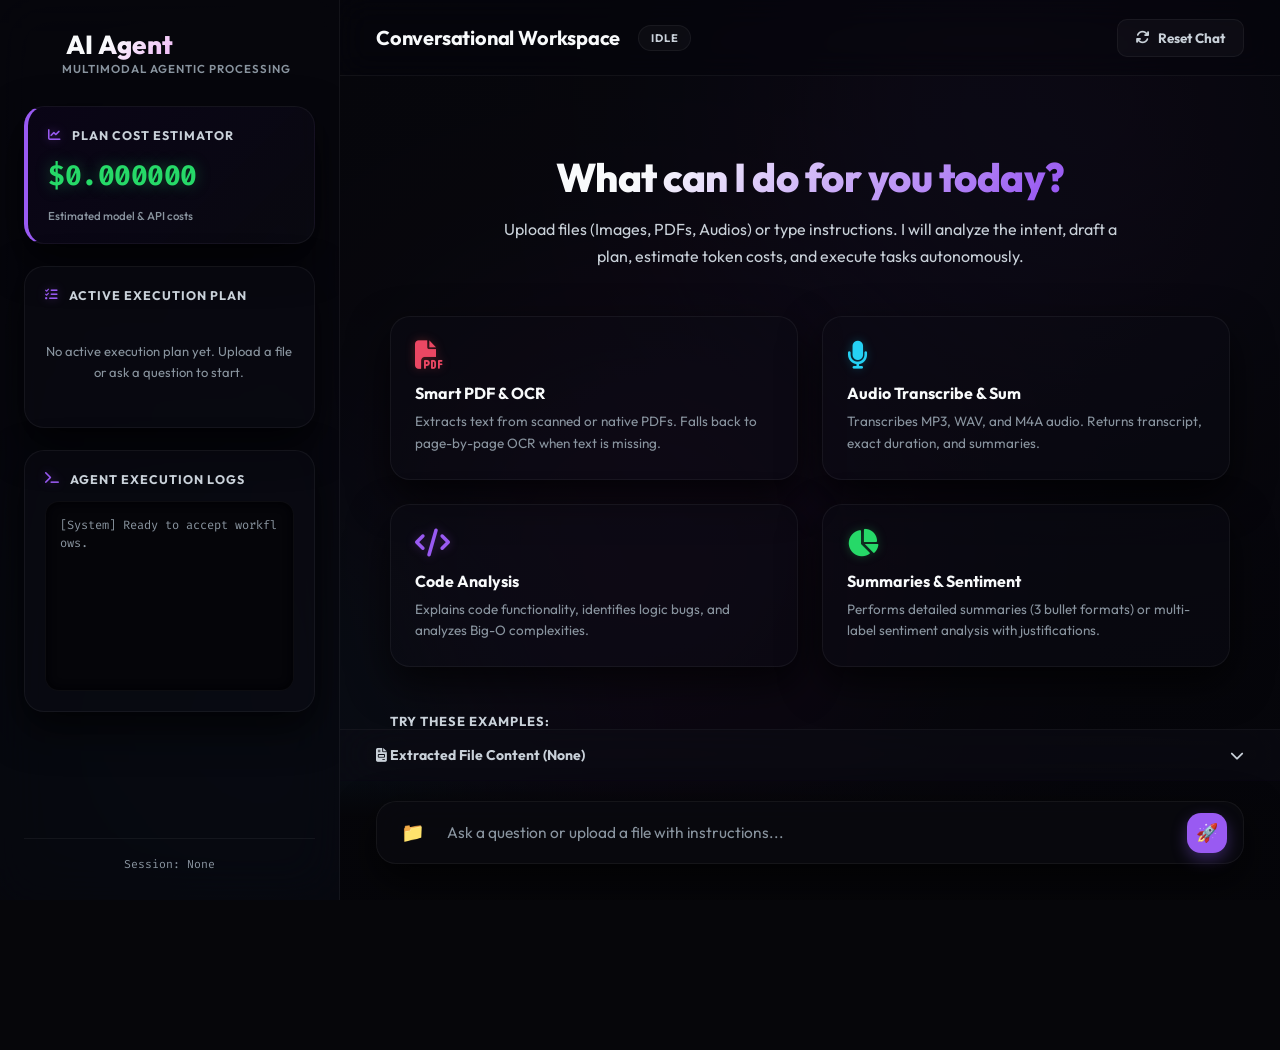
<file: frontend/index.html>
<!DOCTYPE html>
<html lang="en">
<head>
    <meta charset="UTF-8">
    <meta name="viewport" content="width=device-width, initial-scale=1.0">
    <title>Antigravity Multimodal Agent</title>
    <!-- Google Fonts: Outfit & Fira Code -->
    <link rel="preconnect" href="https://fonts.googleapis.com">
    <link rel="preconnect" href="https://fonts.gstatic.com" crossorigin>
    <link href="https://fonts.googleapis.com/css2?family=Fira+Code:wght@400;500&family=Outfit:wght@300;400;500;600;700&display=swap" rel="stylesheet">
    <!-- FontAwesome for Premium Icons -->
    <link rel="stylesheet" href="https://cdnjs.cloudflare.com/ajax/libs/font-awesome/6.4.0/css/all.min.css">
    <link rel="stylesheet" href="style.css">
</head>
<body>
    <!-- Background Ambient Glowing Orbs -->
    <div class="glowing-orb orb-1"></div>
    <div class="glowing-orb orb-2"></div>
    <div class="glowing-orb orb-3"></div>

    <div class="app-container">
        <!-- Sidebar Panel for Planning, Logs, and Cost Metrics -->
        <aside class="sidebar-panel">
            <div class="sidebar-header">
                <div class="logo">
                    <i class="fa-solid fa-wand-magic-sparkles glowing-icon"></i>
                    <span>AI Agent</span>
                </div>
                <div class="tagline">Multimodal Agentic Processing</div>
            </div>

            <!-- Cost Estimator Widget -->
            <div class="widget-card cost-widget">
                <div class="widget-title">
                    <i class="fa-solid fa-chart-line"></i>
                    <span>Plan Cost Estimator</span>
                </div>
                <div class="cost-value" id="cost-display">$0.000000</div>
                <div class="cost-subtext">Estimated model & API costs</div>
            </div>

            <!-- Plan Execution Tracker -->
            <div class="widget-card plan-widget">
                <div class="widget-title">
                    <i class="fa-solid fa-list-check"></i>
                    <span>Active Execution Plan</span>
                </div>
                <div class="plan-steps-container" id="plan-steps">
                    <div class="empty-state-text">No active execution plan yet. Upload a file or ask a question to start.</div>
                </div>
            </div>

            <!-- Real-time Agent Execution Terminal -->
            <div class="widget-card logs-widget">
                <div class="widget-title">
                    <i class="fa-solid fa-terminal"></i>
                    <span>Agent Execution Logs</span>
                </div>
                <div class="terminal-container" id="terminal-logs">
                    <div class="terminal-line system-msg">[System] Ready to accept workflows.</div>
                </div>
            </div>
            
            <div class="sidebar-footer">
                <span>Session: <span id="session-id-display">None</span></span>
            </div>
        </aside>

        <!-- Main Chat Workspace -->
        <main class="chat-workspace">
            <header class="workspace-header">
                <div class="session-info">
                    <h1 id="task-title">Conversational Workspace</h1>
                    <p class="status-badge" id="status-badge">Idle</p>
                </div>
                <div class="actions">
                    <button class="btn btn-secondary" id="new-session-btn" title="Start New Session">
                        <i class="fa-solid fa-arrows-rotate"></i> Reset Chat
                    </button>
                </div>
            </header>

            <!-- Chat Message Feed -->
            <section class="chat-feed" id="chat-feed">
                <!-- Landing Screen / Welcome View -->
                <div class="welcome-container" id="welcome-view">
                    <h2 class="animate-gradient-text">What can I do for you today?</h2>
                    <p class="welcome-desc">Upload files (Images, PDFs, Audios) or type instructions. I will analyze the intent, draft a plan, estimate token costs, and execute tasks autonomously.</p>
                    
                    <div class="features-grid">
                        <div class="feature-card">
                            <i class="fa-solid fa-file-pdf feature-icon pdf-color"></i>
                            <h3>Smart PDF & OCR</h3>
                            <p>Extracts text from scanned or native PDFs. Falls back to page-by-page OCR when text is missing.</p>
                        </div>
                        <div class="feature-card">
                            <i class="fa-solid fa-microphone feature-icon audio-color"></i>
                            <h3>Audio Transcribe & Sum</h3>
                            <p>Transcribes MP3, WAV, and M4A audio. Returns transcript, exact duration, and summaries.</p>
                        </div>
                        <div class="feature-card">
                            <i class="fa-solid fa-code feature-icon code-color"></i>
                            <h3>Code Analysis</h3>
                            <p>Explains code functionality, identifies logic bugs, and analyzes Big-O complexities.</p>
                        </div>
                        <div class="feature-card">
                            <i class="fa-solid fa-chart-pie feature-icon sentiment-color"></i>
                            <h3>Summaries & Sentiment</h3>
                            <p>Performs detailed summaries (3 bullet formats) or multi-label sentiment analysis with justifications.</p>
                        </div>
                    </div>

                    <div class="sample-prompts">
                        <h4>Try these examples:</h4>
                        <div class="prompts-list">
                            <button class="prompt-chip" data-prompt="Analyze the sentiment of this: 'I absolutely love this product, it has changed my workflow completely! Highly recommend!'">Sentiment Analysis</button>
                            <button class="prompt-chip" data-prompt="https://www.youtube.com/watch?v=dQw4w9WgXcQ">YouTube Transcript</button>
                            <button class="prompt-chip" data-prompt="Explain this Python function:
def fib(n):
    if n <= 1: return n
    return fib(n-1) + fib(n-2)">Explain Code</button>
                        </div>
                    </div>
                </div>
            </section>

            <!-- Extraction Details Section (Collapsible Accordion) -->
            <section class="extraction-panel collapsed" id="extraction-panel">
                <div class="extraction-header" id="extraction-header">
                    <span class="extraction-title"><i class="fa-solid fa-file-invoice"></i> Extracted File Content (<span id="extracted-file-name">None</span>)</span>
                    <i class="fa-solid fa-chevron-up toggle-icon"></i>
                </div>
                <div class="extraction-content">
                    <div class="extraction-meta">
                        <span class="meta-badge" id="extraction-method-badge">Method: N/A</span>
                        <span class="meta-badge" id="extraction-confidence-badge">Confidence: N/A</span>
                    </div>
                    <pre class="extracted-text-view" id="extracted-text-content">No content extracted yet.</pre>
                </div>
            </section>

            <!-- Text-Only Final Result Presentation Layer -->
            <section class="result-panel collapsed" id="result-panel">
                <div class="result-header">
                    <span><i class="fa-solid fa-square-poll-horizontal"></i> Final Task Output</span>
                    <button class="btn-copy" id="copy-result-btn" title="Copy Output"><i class="fa-regular fa-copy"></i> Copy</button>
                </div>
                <div class="result-content markdown-body" id="final-result-content">
                    Result will appear here.
                </div>
            </section>

            <!-- Chat Control Bar (Input Area) -->
            <footer class="chat-input-panel">
                <!-- Upload Preview Indicator -->
                <div class="upload-preview-container" id="upload-preview" style="display: none;">
                    <div class="upload-preview-card">
                        <i class="fa-solid fa-file" id="preview-file-icon"></i>
                        <div class="preview-details">
                            <span class="preview-name" id="preview-file-name">file.pdf</span>
                            <span class="preview-size" id="preview-file-size">0 KB</span>
                        </div>
                        <button class="preview-remove-btn" id="remove-file-btn"><i class="fa-solid fa-xmark"></i></button>
                    </div>
                </div>

                <form class="input-form" id="chat-form">
                    <button type="button" class="btn-icon" id="attach-btn" title="Upload Image, PDF, or Audio">
                        📁
                    </button>
                    <input type="file" id="file-input" style="display: none;" accept=".pdf,.png,.jpg,.jpeg,.mp3,.wav,.m4a">
                    
                    <textarea class="chat-input" id="chat-textarea" placeholder="Ask a question or upload a file with instructions..." rows="1"></textarea>
                    
                    <button type="submit" class="btn-submit" id="send-btn" title="Send Message">
                        🚀
                    </button>
                </form>
            </footer>
        </main>
    </div>

    <!-- Toast Notification System -->
    <div class="toast-container" id="toast-container"></div>
    
    <script src="app.js"></script>
</body>
</html>
</file>
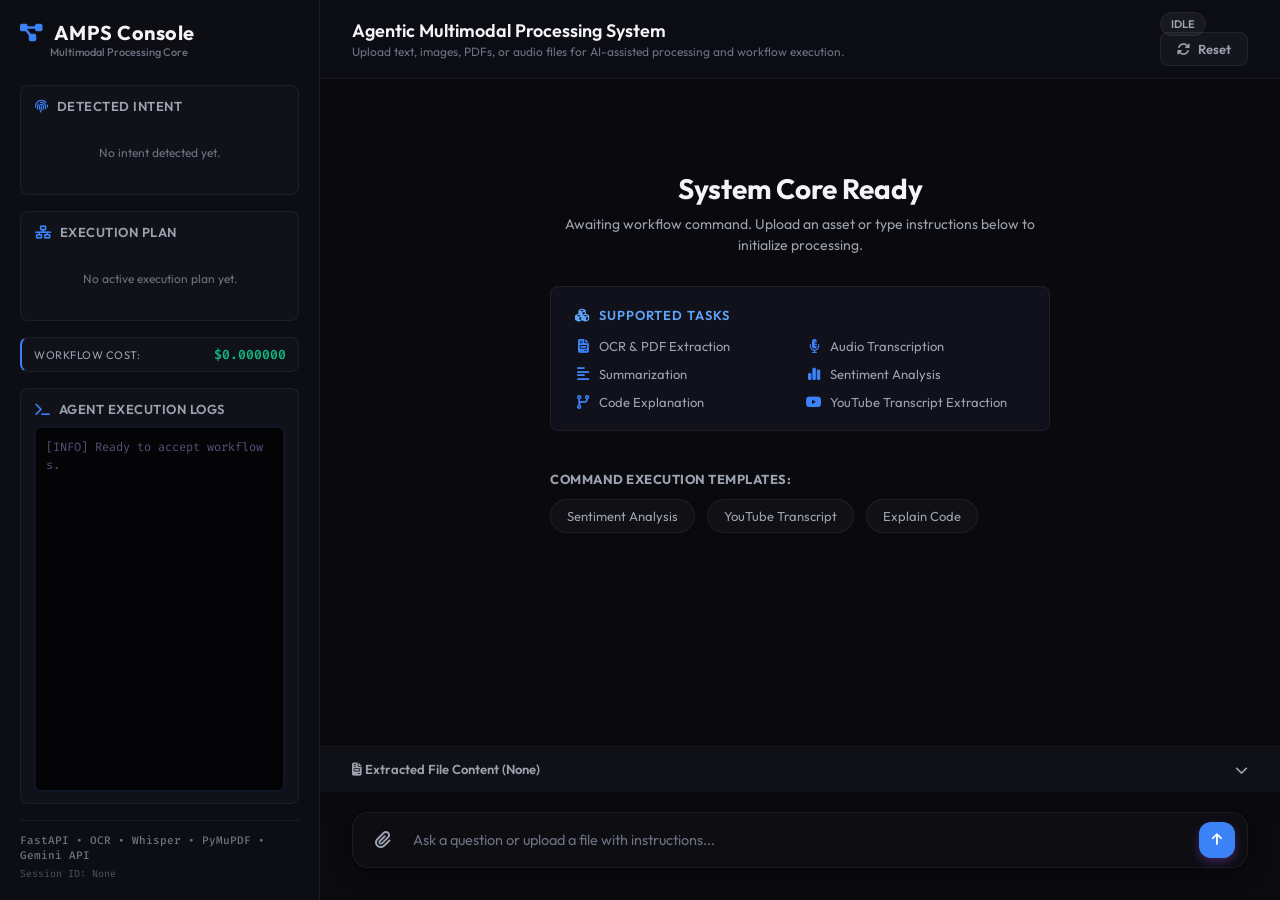
<file: agentic-ai-assignment/app/static/index.html>
<!DOCTYPE html>
<html lang="en">
<head>
    <meta charset="UTF-8">
    <meta name="viewport" content="width=device-width, initial-scale=1.0">
    <title>Agentic Multimodal Processing System</title>
    <!-- Google Fonts: Outfit & Fira Code -->
    <link rel="preconnect" href="https://fonts.googleapis.com">
    <link rel="preconnect" href="https://fonts.gstatic.com" crossorigin>
    <link href="https://fonts.googleapis.com/css2?family=Fira+Code:wght@400;500&family=Outfit:wght@300;400;500;600;700&display=swap" rel="stylesheet">
    <!-- FontAwesome for Premium Icons -->
    <link rel="stylesheet" href="https://cdnjs.cloudflare.com/ajax/libs/font-awesome/6.4.0/css/all.min.css">
    <link rel="stylesheet" href="style.css">
</head>
<body>
    <div class="app-container">
        <!-- Sidebar Panel for Planning, Logs, and Cost Metrics -->
        <aside class="sidebar-panel">
            <div class="sidebar-header">
                <div class="logo">
                    <i class="fa-solid fa-diagram-project"></i>
                    <span>AMPS Console</span>
                </div>
                <div class="tagline">Multimodal Processing Core</div>
            </div>

            <!-- Detected Intent Widget -->
            <div class="widget-card intent-widget">
                <div class="widget-title">
                    <i class="fa-solid fa-fingerprint"></i>
                    <span>Detected Intent</span>
                </div>
                <div class="intent-container" id="intent-container">
                    <div class="empty-state-text">No intent detected yet.</div>
                </div>
            </div>

            <!-- Execution Plan Panel -->
            <div class="widget-card plan-widget">
                <div class="widget-title">
                    <i class="fa-solid fa-network-wired"></i>
                    <span>Execution Plan</span>
                </div>
                <div class="plan-steps-container" id="plan-steps">
                    <div class="empty-state-text">No active execution plan yet.</div>
                </div>
            </div>

            <!-- Cost Estimator Widget -->
            <div class="widget-card cost-widget">
                <div class="cost-info">
                    <span class="cost-label">Workflow Cost:</span>
                    <span class="cost-value" id="cost-display">$0.000000</span>
                </div>
            </div>

            <!-- Real-time Agent Execution Terminal -->
            <div class="widget-card logs-widget">
                <div class="widget-title">
                    <i class="fa-solid fa-terminal"></i>
                    <span>Agent Execution Logs</span>
                </div>
                <div class="terminal-container" id="terminal-logs">
                    <div class="terminal-line system-msg">[INFO] Ready to accept workflows.</div>
                </div>
            </div>
            
            <div class="sidebar-footer">
                <div class="stack-text">FastAPI • OCR • Whisper • PyMuPDF • Gemini API</div>
                <div class="session-meta">Session ID: <span id="session-id-display">None</span></div>
            </div>
        </aside>

        <!-- Main Chat Workspace -->
        <main class="chat-workspace">
            <header class="workspace-header">
                <div class="session-info">
                    <div class="header-titles">
                        <h1 id="task-title">Agentic Multimodal Processing System</h1>
                        <p class="subtitle">Upload text, images, PDFs, or audio files for AI-assisted processing and workflow execution.</p>
                    </div>
                </div>
                <div class="actions">
                    <span class="status-badge" id="status-badge">Idle</span>
                    <button class="btn btn-secondary" id="new-session-btn" title="Reset Session">
                        <i class="fa-solid fa-arrows-rotate"></i> Reset
                    </button>
                </div>
            </header>

            <!-- Chat Message Feed -->
            <section class="chat-feed" id="chat-feed">
                <!-- Landing Screen / Welcome View -->
                <div class="welcome-container" id="welcome-view">
                    <h2 class="welcome-title">System Core Ready</h2>
                    <p class="welcome-desc">Awaiting workflow command. Upload an asset or type instructions below to initialize processing.</p>
                    
                    <div class="tasks-panel">
                        <h3 class="tasks-panel-title"><i class="fa-solid fa-cubes"></i> Supported Tasks</h3>
                        <ul class="tasks-list">
                            <li><i class="fa-solid fa-file-invoice"></i> OCR & PDF Extraction</li>
                            <li><i class="fa-solid fa-microphone-lines"></i> Audio Transcription</li>
                            <li><i class="fa-solid fa-align-left"></i> Summarization</li>
                            <li><i class="fa-solid fa-chart-simple"></i> Sentiment Analysis</li>
                            <li><i class="fa-solid fa-code-branch"></i> Code Explanation</li>
                            <li><i class="fa-brands fa-youtube"></i> YouTube Transcript Extraction</li>
                        </ul>
                    </div>

                    <div class="sample-prompts">
                        <h4>Command Execution Templates:</h4>
                        <div class="prompts-list">
                            <button class="prompt-chip" data-prompt="Analyze the sentiment of this: 'I absolutely love this product, it has changed my workflow completely! Highly recommend!'">Sentiment Analysis</button>
                            <button class="prompt-chip" data-prompt="https://www.youtube.com/watch?v=dQw4w9WgXcQ">YouTube Transcript</button>
                            <button class="prompt-chip" data-prompt="Explain this Python function:
def fib(n):
    if n <= 1: return n
    return fib(n-1) + fib(n-2)">Explain Code</button>
                        </div>
                    </div>
                </div>
            </section>

            <!-- Extraction Details Section (Collapsible Accordion) -->
            <section class="extraction-panel collapsed" id="extraction-panel">
                <div class="extraction-header" id="extraction-header">
                    <span class="extraction-title"><i class="fa-solid fa-file-invoice"></i> Extracted File Content (<span id="extracted-file-name">None</span>)</span>
                    <i class="fa-solid fa-chevron-up toggle-icon"></i>
                </div>
                <div class="extraction-content">
                    <div class="extraction-meta">
                        <span class="meta-badge" id="extraction-method-badge">Method: N/A</span>
                        <span class="meta-badge" id="extraction-confidence-badge">Confidence: N/A</span>
                    </div>
                    <pre class="extracted-text-view" id="extracted-text-content">No content extracted yet.</pre>
                </div>
            </section>

            <!-- Text-Only Final Result Presentation Layer -->
            <section class="result-panel collapsed" id="result-panel">
                <div class="result-header">
                    <span><i class="fa-solid fa-square-poll-horizontal"></i> Final Task Output</span>
                    <button class="btn-copy" id="copy-result-btn" title="Copy Output"><i class="fa-regular fa-copy"></i> Copy</button>
                </div>
                <div class="result-content markdown-body" id="final-result-content">
                    Result will appear here.
                </div>
            </section>

            <!-- Chat Control Bar (Input Area) -->
            <footer class="chat-input-panel">
                <!-- Upload Preview Indicator -->
                <div class="upload-preview-container" id="upload-preview" style="display: none;">
                    <div class="upload-preview-card">
                        <i class="fa-solid fa-file" id="preview-file-icon"></i>
                        <div class="preview-details">
                            <span class="preview-name" id="preview-file-name">file.pdf</span>
                            <span class="preview-size" id="preview-file-size">0 KB</span>
                        </div>
                        <button class="preview-remove-btn" id="remove-file-btn"><i class="fa-solid fa-xmark"></i></button>
                    </div>
                </div>

                <form class="input-form" id="chat-form">
                    <button type="button" class="btn-icon" id="attach-btn" title="Upload Image, PDF, or Audio">
                        <i class="fa-solid fa-paperclip"></i>
                    </button>
                    <input type="file" id="file-input" style="display: none;" accept=".pdf,.png,.jpg,.jpeg,.mp3,.wav,.m4a">
                    
                    <textarea class="chat-input" id="chat-textarea" placeholder="Ask a question or upload a file with instructions..." rows="1"></textarea>
                    
                    <button type="submit" class="btn-submit" id="send-btn" title="Send Message">
                        <i class="fa-solid fa-arrow-up"></i>
                    </button>
                </form>
            </footer>
        </main>
    </div>

    <!-- Toast Notification System -->
    <div class="toast-container" id="toast-container"></div>
    
    <script src="app.js"></script>
</body>
</html>
</file>
<file: frontend/style.css>
/* CSS Custom Properties & Design Tokens - Cyberpunk Glassmorphism */
:root {
    --bg-main: hsl(240, 25%, 3%);
    --bg-card: hsla(240, 25%, 7%, 0.45);
    --bg-input: hsla(240, 25%, 5%, 0.7);
    --bg-chat-bubble-user: linear-gradient(135deg, hsl(265, 80%, 55%), hsl(295, 80%, 48%));
    --bg-chat-bubble-agent: hsla(240, 20%, 9%, 0.55);
    
    --border-glass: rgba(255, 255, 255, 0.05);
    --border-active: hsla(265, 80%, 65%, 0.35);
    --border-glow: hsla(190, 80%, 60%, 0.25);
    
    --accent-primary: hsl(265, 85%, 65%);
    --accent-secondary: hsl(295, 85%, 60%);
    --accent-blue: hsl(190, 90%, 55%);
    --accent-green: hsl(142, 70%, 50%);
    --accent-red: hsl(350, 80%, 60%);
    
    --text-primary: hsl(210, 30%, 98%);
    --text-secondary: hsl(210, 18%, 82%);
    --text-muted: hsl(210, 10%, 58%);
    
    --font-outfit: 'Outfit', sans-serif;
    --font-mono: 'Fira Code', monospace;
    
    --shadow-soft: 0 16px 40px 0 rgba(0, 0, 0, 0.7);
    --shadow-glow: 0 0 30px rgba(139, 92, 246, 0.2);
    --transition-smooth: all 0.4s cubic-bezier(0.16, 1, 0.3, 1);
}

/* Reset & Global Styles */
* {
    box-sizing: border-box;
    margin: 0;
    padding: 0;
}

body, html {
    width: 100%;
    height: 100%;
    overflow: hidden;
    font-family: var(--font-outfit);
    background-color: var(--bg-main);
    color: var(--text-primary);
    -webkit-font-smoothing: antialiased;
    position: relative;
}

/* Background Ambient Orbs */
.glowing-orb {
    position: absolute;
    border-radius: 50%;
    filter: blur(140px);
    opacity: 0.16;
    pointer-events: none;
    z-index: 0;
}

.orb-1 {
    width: 600px;
    height: 600px;
    background: var(--accent-primary);
    top: -200px;
    right: -100px;
    animation: float-orb-1 25s infinite alternate ease-in-out;
}

.orb-2 {
    width: 500px;
    height: 500px;
    background: var(--accent-blue);
    bottom: -150px;
    left: -100px;
    animation: float-orb-2 30s infinite alternate ease-in-out;
}

.orb-3 {
    width: 400px;
    height: 400px;
    background: var(--accent-secondary);
    top: 40%;
    left: 35%;
    animation: float-orb-3 28s infinite alternate ease-in-out;
}

@keyframes float-orb-1 {
    0% { transform: translate(0, 0) scale(1); }
    100% { transform: translate(-120px, 90px) scale(1.15); }
}

@keyframes float-orb-2 {
    0% { transform: translate(0, 0) scale(1); }
    100% { transform: translate(90px, -110px) scale(0.9); }
}

@keyframes float-orb-3 {
    0% { transform: translate(0, 0) scale(1); }
    100% { transform: translate(-60px, 60px) scale(1.1); }
}

/* Scrollbar Customization */
::-webkit-scrollbar {
    width: 5px;
    height: 5px;
}
::-webkit-scrollbar-track {
    background: transparent;
}
::-webkit-scrollbar-thumb {
    background: rgba(255, 255, 255, 0.08);
    border-radius: 10px;
}
::-webkit-scrollbar-thumb:hover {
    background: var(--accent-primary);
}

/* Grid App Layout */
.app-container {
    display: grid;
    grid-template-columns: 340px 1fr;
    width: 100vw;
    height: 100vh;
    background: radial-gradient(circle at 50% 50%, rgba(10, 10, 20, 0.3) 0%, rgba(5, 5, 10, 0.8) 100%);
    position: relative;
    z-index: 1;
}

/* Sidebar Dashboard Panel */
.sidebar-panel {
    background: rgba(8, 8, 16, 0.55);
    backdrop-filter: blur(25px);
    -webkit-backdrop-filter: blur(25px);
    border-right: 1px solid var(--border-glass);
    padding: 28px 24px;
    display: flex;
    flex-direction: column;
    gap: 22px;
    overflow-y: auto;
}

.sidebar-header {
    display: flex;
    flex-direction: column;
    margin-bottom: 8px;
}

.sidebar-header .logo {
    display: flex;
    align-items: center;
    gap: 12px;
    font-size: 26px;
    font-weight: 800;
    letter-spacing: 0.5px;
    background: linear-gradient(135deg, var(--text-primary) 30%, var(--accent-secondary) 100%);
    -webkit-background-clip: text;
    -webkit-text-fill-color: transparent;
}

.glowing-icon {
    color: var(--accent-primary);
    filter: drop-shadow(0 0 10px var(--accent-primary));
    animation: float 3s ease-in-out infinite;
}

.sidebar-header .tagline {
    font-size: 11.5px;
    color: var(--text-muted);
    font-weight: 600;
    margin-left: 38px;
    letter-spacing: 1px;
    text-transform: uppercase;
}

/* Card Widget Styles */
.widget-card {
    background: var(--bg-card);
    border: 1px solid var(--border-glass);
    border-radius: 20px;
    padding: 20px;
    display: flex;
    flex-direction: column;
    gap: 14px;
    box-shadow: var(--shadow-soft);
    transition: var(--transition-smooth);
}

.widget-card:hover {
    border-color: rgba(255, 255, 255, 0.12);
    transform: translateY(-2px);
    box-shadow: 0 18px 45px 0 rgba(0, 0, 0, 0.8), 0 0 20px rgba(139, 92, 246, 0.05);
}

.widget-title {
    display: flex;
    align-items: center;
    gap: 10px;
    font-size: 12.5px;
    font-weight: 700;
    color: var(--text-secondary);
    text-transform: uppercase;
    letter-spacing: 1px;
}

.widget-title i {
    color: var(--accent-primary);
    filter: drop-shadow(0 0 5px rgba(168, 85, 247, 0.4));
}

/* Cost Widget specific */
.cost-widget {
    background: linear-gradient(135deg, hsla(265, 80%, 12%, 0.25), hsla(240, 25%, 7%, 0.45));
    border-left: 4px solid var(--accent-primary);
}

.cost-value {
    font-size: 28px;
    font-weight: 800;
    color: var(--accent-green);
    font-family: var(--font-mono);
    text-shadow: 0 0 15px rgba(34, 197, 94, 0.35);
    letter-spacing: -0.5px;
}

.cost-subtext {
    font-size: 11.5px;
    color: var(--text-muted);
    font-weight: 500;
}

/* Plan Widget specific */
.plan-steps-container {
    display: flex;
    flex-direction: column;
    gap: 10px;
    max-height: 220px;
    overflow-y: auto;
    padding-right: 2px;
}

.plan-step-item {
    display: flex;
    align-items: flex-start;
    gap: 10px;
    font-size: 13px;
    padding: 10px 12px;
    border-radius: 10px;
    background: rgba(255, 255, 255, 0.015);
    border: 1px solid transparent;
    transition: var(--transition-smooth);
}

.plan-step-item.active {
    background: rgba(168, 85, 247, 0.08);
    border-color: var(--border-active);
    box-shadow: 0 0 12px rgba(168, 85, 247, 0.12);
}

.plan-step-item.active i {
    color: var(--accent-primary);
    animation: pulse 1.5s infinite;
}

.plan-step-item.completed {
    background: rgba(34, 197, 94, 0.03);
    color: var(--text-muted);
    border-color: rgba(34, 197, 94, 0.05);
}

.plan-step-item.completed i {
    color: var(--accent-green);
    filter: drop-shadow(0 0 4px rgba(34, 197, 94, 0.3));
}

.plan-step-num {
    font-weight: 800;
    color: var(--text-muted);
}

/* Agent Execution Terminal */
.terminal-container {
    background: rgba(5, 5, 10, 0.85);
    border-radius: 14px;
    padding: 14px;
    font-family: var(--font-mono);
    font-size: 12px;
    height: 190px;
    overflow-y: auto;
    display: flex;
    flex-direction: column;
    gap: 8px;
    border: 1px solid rgba(255, 255, 255, 0.03);
    scroll-behavior: smooth;
    box-shadow: inset 0 0 10px rgba(0, 0, 0, 0.8);
}

.terminal-line {
    word-break: break-all;
    line-height: 1.5;
    color: var(--text-secondary);
}

.terminal-line.system-msg { color: var(--text-muted); }
.terminal-line.info-msg { color: var(--accent-blue); }
.terminal-line.success-msg { color: var(--accent-green); }
.terminal-line.error-msg { color: var(--accent-red); }

.empty-state-text {
    font-size: 13px;
    color: var(--text-muted);
    text-align: center;
    padding: 24px 0;
    line-height: 1.6;
}

.sidebar-footer {
    margin-top: auto;
    font-size: 11.5px;
    color: var(--text-muted);
    font-family: var(--font-mono);
    border-top: 1px solid var(--border-glass);
    padding-top: 18px;
    text-align: center;
}

/* Chat Workspace */
.chat-workspace {
    display: flex;
    flex-direction: column;
    height: 100%;
    position: relative;
    overflow: hidden;
    background: rgba(5, 5, 10, 0.2);
}

.workspace-header {
    height: 76px;
    background: rgba(6, 6, 12, 0.45);
    backdrop-filter: blur(15px);
    -webkit-backdrop-filter: blur(15px);
    border-bottom: 1px solid var(--border-glass);
    padding: 0 36px;
    display: flex;
    align-items: center;
    justify-content: space-between;
    z-index: 10;
}

.session-info {
    display: flex;
    align-items: center;
    gap: 18px;
}

.session-info h1 {
    font-size: 20px;
    font-weight: 700;
    letter-spacing: -0.2px;
}

.status-badge {
    font-size: 11px;
    font-weight: 700;
    padding: 5px 12px;
    border-radius: 30px;
    background: rgba(255, 255, 255, 0.03);
    color: var(--text-secondary);
    border: 1px solid var(--border-glass);
    text-transform: uppercase;
    letter-spacing: 0.8px;
}

.status-badge.status-ready {
    background: rgba(59, 130, 246, 0.12);
    color: var(--accent-blue);
    border-color: rgba(59, 130, 246, 0.25);
    box-shadow: 0 0 10px rgba(59, 130, 246, 0.1);
}

.status-badge.status-running {
    background: rgba(168, 85, 247, 0.12);
    color: var(--accent-primary);
    border-color: rgba(168, 85, 247, 0.25);
    animation: glow-pulse 1.5s infinite alternate;
}

.status-badge.status-completed {
    background: rgba(34, 197, 94, 0.12);
    color: var(--accent-green);
    border-color: rgba(34, 197, 94, 0.25);
    box-shadow: 0 0 10px rgba(34, 197, 94, 0.1);
}

.status-badge.status-ambiguous {
    background: rgba(245, 158, 11, 0.12);
    color: hsl(42, 100%, 62%);
    border-color: rgba(245, 158, 11, 0.25);
}

/* Feed & Conversational bubbles */
.chat-feed {
    flex: 1;
    overflow-y: auto;
    padding: 36px;
    display: flex;
    flex-direction: column;
    gap: 24px;
}

/* Welcome Display View */
.welcome-container {
    max-width: 840px;
    margin: 40px auto;
    display: flex;
    flex-direction: column;
    align-items: center;
    text-align: center;
}

.welcome-container h2 {
    font-size: 40px;
    font-weight: 800;
    margin-bottom: 14px;
    letter-spacing: -0.5px;
}

.animate-gradient-text {
    background: linear-gradient(135deg, var(--text-primary) 10%, var(--accent-primary) 50%, var(--accent-secondary) 90%);
    -webkit-background-clip: text;
    -webkit-text-fill-color: transparent;
    background-size: 200% auto;
    animation: shine 4s linear infinite;
}

.welcome-desc {
    font-size: 16px;
    color: var(--text-secondary);
    max-width: 640px;
    line-height: 1.7;
    margin-bottom: 46px;
}

.features-grid {
    display: grid;
    grid-template-columns: repeat(2, 1fr);
    gap: 24px;
    width: 100%;
    margin-bottom: 46px;
}

.feature-card {
    background: var(--bg-card);
    border: 1px solid var(--border-glass);
    border-radius: 20px;
    padding: 24px;
    text-align: left;
    transition: var(--transition-smooth);
    box-shadow: var(--shadow-soft);
}

.feature-card:hover {
    border-color: rgba(255, 255, 255, 0.12);
    transform: translateY(-3px);
    box-shadow: 0 20px 45px 0 rgba(0, 0, 0, 0.8), 0 0 25px rgba(139, 92, 246, 0.05);
}

.feature-icon {
    font-size: 28px;
    margin-bottom: 14px;
    display: inline-block;
}

.pdf-color { color: var(--accent-red); filter: drop-shadow(0 0 5px rgba(239, 68, 68, 0.3)); }
.audio-color { color: var(--accent-blue); filter: drop-shadow(0 0 5px rgba(6, 182, 212, 0.3)); }
.code-color { color: var(--accent-primary); filter: drop-shadow(0 0 5px rgba(168, 85, 247, 0.3)); }
.sentiment-color { color: var(--accent-green); filter: drop-shadow(0 0 5px rgba(34, 197, 94, 0.3)); }

.feature-card h3 {
    font-size: 16px;
    font-weight: 700;
    margin-bottom: 8px;
}

.feature-card p {
    font-size: 13.5px;
    color: var(--text-muted);
    line-height: 1.6;
}

.sample-prompts {
    width: 100%;
    text-align: left;
}

.sample-prompts h4 {
    font-size: 13px;
    color: var(--text-secondary);
    margin-bottom: 14px;
    text-transform: uppercase;
    letter-spacing: 1px;
    font-weight: 700;
}

.prompts-list {
    display: flex;
    flex-wrap: wrap;
    gap: 12px;
}

.prompt-chip {
    background: rgba(255, 255, 255, 0.02);
    border: 1px solid var(--border-glass);
    border-radius: 24px;
    padding: 10px 20px;
    font-size: 13.5px;
    color: var(--text-secondary);
    cursor: pointer;
    transition: var(--transition-smooth);
    font-family: var(--font-outfit);
}

.prompt-chip:hover {
    background: rgba(255, 255, 255, 0.06);
    border-color: rgba(255, 255, 255, 0.25);
    color: var(--text-primary);
    transform: translateY(-1px);
    box-shadow: 0 4px 12px rgba(0, 0, 0, 0.4);
}

/* Chat bubble styling */
.chat-msg {
    display: flex;
    flex-direction: column;
    max-width: 75%;
    padding: 16px 20px;
    border-radius: 20px;
    line-height: 1.6;
    font-size: 15px;
    animation: slideInUp 0.4s cubic-bezier(0.16, 1, 0.3, 1) forwards;
}

@keyframes slideInUp {
    from { transform: translateY(15px); opacity: 0; }
    to { transform: translateY(0); opacity: 1; }
}

.chat-msg.user-bubble {
    align-self: flex-end;
    background: var(--bg-chat-bubble-user);
    color: var(--text-primary);
    border-top-right-radius: 4px;
    box-shadow: 0 8px 25px rgba(139, 92, 246, 0.25);
}

.chat-msg.agent-bubble {
    align-self: flex-start;
    background: var(--bg-chat-bubble-agent);
    backdrop-filter: blur(25px);
    -webkit-backdrop-filter: blur(25px);
    border: 1px solid var(--border-glass);
    color: var(--text-primary);
    border-top-left-radius: 4px;
    border-left: 4px solid var(--accent-primary);
    box-shadow: var(--shadow-soft);
}

.chat-msg .msg-meta {
    font-size: 11px;
    color: var(--text-muted);
    margin-bottom: 8px;
    font-family: var(--font-mono);
    text-transform: uppercase;
    letter-spacing: 0.5px;
}

.chat-msg.user-bubble .msg-meta {
    color: rgba(255, 255, 255, 0.7);
}

/* Collapsible Panel - Extracted Text Accordion */
.extraction-panel {
    background: rgba(8, 8, 16, 0.6);
    backdrop-filter: blur(25px);
    -webkit-backdrop-filter: blur(25px);
    border-top: 1px solid var(--border-glass);
    transition: var(--transition-smooth);
    overflow: hidden;
}

.extraction-header {
    height: 50px;
    padding: 0 36px;
    display: flex;
    align-items: center;
    justify-content: space-between;
    cursor: pointer;
    background: rgba(255, 255, 255, 0.01);
    font-size: 14px;
    font-weight: 700;
    color: var(--text-secondary);
}

.extraction-header:hover {
    background: rgba(255, 255, 255, 0.03);
}

.extraction-header .toggle-icon {
    transition: transform 0.3s ease;
}

.extraction-panel.collapsed .extraction-content {
    max-height: 0;
    padding: 0;
}

.extraction-panel.collapsed .toggle-icon {
    transform: rotate(180deg);
}

.extraction-content {
    padding: 16px 36px 26px;
    display: flex;
    flex-direction: column;
    gap: 14px;
    max-height: 270px;
    transition: var(--transition-smooth);
}

.extraction-meta {
    display: flex;
    gap: 12px;
}

.meta-badge {
    font-size: 11.5px;
    font-weight: 600;
    background: rgba(255, 255, 255, 0.03);
    border: 1px solid var(--border-glass);
    padding: 4px 10px;
    border-radius: 6px;
    color: var(--text-secondary);
}

.extracted-text-view {
    font-family: var(--font-mono);
    font-size: 13px;
    background: rgba(0, 0, 0, 0.4);
    border: 1px solid rgba(255, 255, 255, 0.03);
    padding: 14px;
    border-radius: 10px;
    overflow-y: auto;
    max-height: 180px;
    white-space: pre-wrap;
    word-break: break-word;
    color: var(--text-secondary);
    line-height: 1.5;
}

/* Result Presentation Layer */
.result-panel {
    background: rgba(10, 8, 20, 0.6);
    backdrop-filter: blur(25px);
    -webkit-backdrop-filter: blur(25px);
    border-top: 1px solid var(--border-active);
    box-shadow: 0 -8px 30px rgba(139, 92, 246, 0.08);
    max-height: 450px;
    display: flex;
    flex-direction: column;
    transition: var(--transition-smooth);
    overflow: hidden;
}

.result-panel.collapsed {
    max-height: 0;
    border-top-color: transparent;
}

.result-header {
    height: 54px;
    padding: 0 36px;
    display: flex;
    align-items: center;
    justify-content: space-between;
    background: rgba(168, 85, 247, 0.04);
    font-size: 15px;
    font-weight: 700;
    color: var(--accent-primary);
}

.result-content {
    padding: 24px 36px 36px;
    overflow-y: auto;
    font-size: 15.5px;
    line-height: 1.7;
    color: var(--text-primary);
}

/* Standard UI Elements / Inputs / Buttons */
.btn {
    font-family: var(--font-outfit);
    border: none;
    outline: none;
    border-radius: 10px;
    cursor: pointer;
    font-size: 13.5px;
    font-weight: 700;
    transition: var(--transition-smooth);
    display: flex;
    align-items: center;
    gap: 8px;
}

.btn-secondary {
    background: rgba(255, 255, 255, 0.03);
    border: 1px solid var(--border-glass);
    color: var(--text-secondary);
    padding: 9px 18px;
}

.btn-secondary:hover {
    background: rgba(255, 255, 255, 0.06);
    color: var(--text-primary);
    border-color: rgba(255, 255, 255, 0.15);
}

.btn-copy {
    background: transparent;
    border: 1px solid var(--border-glass);
    border-radius: 8px;
    padding: 7px 14px;
    font-size: 12.5px;
    color: var(--text-secondary);
    cursor: pointer;
    transition: var(--transition-smooth);
}

.btn-copy:hover {
    border-color: rgba(255, 255, 255, 0.2);
    color: var(--text-primary);
    background: rgba(255, 255, 255, 0.02);
}

/* Bottom Chat Input Bar */
.chat-input-panel {
    padding: 20px 36px 36px;
    background: linear-gradient(180deg, transparent, var(--bg-main) 30%);
    display: flex;
    flex-direction: column;
    gap: 12px;
}

.upload-preview-container {
    display: flex;
}

.upload-preview-card {
    display: flex;
    align-items: center;
    gap: 12px;
    background: rgba(168, 85, 247, 0.08);
    border: 1px solid var(--border-active);
    border-radius: 14px;
    padding: 10px 18px;
    box-shadow: var(--shadow-soft);
}

.upload-preview-card i {
    font-size: 20px;
    color: var(--accent-primary);
    filter: drop-shadow(0 0 4px rgba(168, 85, 247, 0.3));
}

.preview-details {
    display: flex;
    flex-direction: column;
}

.preview-name {
    font-size: 13px;
    font-weight: 700;
    max-width: 180px;
    overflow: hidden;
    text-overflow: ellipsis;
    white-space: nowrap;
}

.preview-size {
    font-size: 11px;
    color: var(--text-muted);
}

.preview-remove-btn {
    background: transparent;
    border: none;
    color: var(--text-muted);
    cursor: pointer;
    font-size: 15px;
    padding: 2px;
    transition: var(--transition-smooth);
}

.preview-remove-btn:hover {
    color: var(--accent-red);
}

.input-form {
    background: var(--bg-input);
    backdrop-filter: blur(20px);
    -webkit-backdrop-filter: blur(20px);
    border: 1px solid var(--border-glass);
    border-radius: 20px;
    padding: 10px 16px;
    display: flex;
    align-items: center;
    gap: 14px;
    box-shadow: var(--shadow-soft);
    transition: var(--transition-smooth);
}

.input-form:focus-within {
    border-color: var(--accent-primary);
    box-shadow: var(--shadow-glow);
}

.btn-icon {
    background: transparent;
    border: none;
    color: var(--text-secondary);
    font-size: 19px;
    cursor: pointer;
    padding: 8px;
    border-radius: 50%;
    transition: var(--transition-smooth);
    display: flex;
    align-items: center;
    justify-content: center;
    width: 40px;
    height: 40px;
}

.btn-icon:hover {
    background: rgba(255, 255, 255, 0.04);
    color: var(--text-primary);
}

.chat-input {
    flex: 1;
    background: transparent;
    border: none;
    outline: none;
    color: var(--text-primary);
    font-family: var(--font-outfit);
    font-size: 15.5px;
    resize: none;
    max-height: 140px;
    line-height: 1.6;
    padding: 8px 0;
}

.chat-input::placeholder {
    color: var(--text-muted);
}

.btn-submit {
    background: var(--accent-primary);
    border: none;
    outline: none;
    border-radius: 14px;
    width: 40px;
    height: 40px;
    color: white;
    cursor: pointer;
    display: flex;
    align-items: center;
    justify-content: center;
    font-size: 18px;
    transition: var(--transition-smooth);
    box-shadow: 0 6px 15px rgba(139, 92, 246, 0.35);
}

.btn-submit:hover {
    transform: scale(1.04);
    background: var(--accent-secondary);
    box-shadow: 0 8px 20px rgba(217, 70, 239, 0.45);
}

/* Toast Message Center */
.toast-container {
    position: fixed;
    top: 28px;
    right: 28px;
    display: flex;
    flex-direction: column;
    gap: 12px;
    z-index: 999;
}

.toast {
    background: rgba(10, 10, 18, 0.85);
    backdrop-filter: blur(15px);
    -webkit-backdrop-filter: blur(15px);
    border: 1px solid var(--border-glass);
    border-left: 4px solid var(--accent-primary);
    border-radius: 10px;
    padding: 14px 22px;
    color: var(--text-primary);
    font-size: 14px;
    font-weight: 600;
    box-shadow: var(--shadow-soft);
    display: flex;
    align-items: center;
    gap: 12px;
    animation: slideIn 0.3s cubic-bezier(0.16, 1, 0.3, 1) forwards;
}

.toast.success { border-left-color: var(--accent-green); }
.toast.error { border-left-color: var(--accent-red); }

/* Animation Keyframes */
@keyframes float {
    0%, 100% { transform: translateY(0); }
    50% { transform: translateY(-5px); }
}

@keyframes pulse {
    0%, 100% { opacity: 1; }
    50% { opacity: 0.4; }
}

@keyframes glow-pulse {
    0% { box-shadow: 0 0 5px rgba(168, 85, 247, 0.2); }
    100% { box-shadow: 0 0 20px rgba(168, 85, 247, 0.6); }
}

@keyframes shine {
    to { background-position: 200% center; }
}

@keyframes slideIn {
    from { transform: translateX(120%); opacity: 0; }
    to { transform: translateX(0); opacity: 1; }
}

/* Markdown formatting rendering inside Result Panel */
.markdown-body pre {
    background: #06060c;
    padding: 16px;
    border-radius: 12px;
    overflow-x: auto;
    margin: 14px 0;
    border: 1px solid rgba(255, 255, 255, 0.03);
}

.markdown-body code {
    font-family: var(--font-mono);
    font-size: 13.5px;
    color: var(--accent-secondary);
}

.markdown-body p {
    margin-bottom: 14px;
}

.markdown-body ul, .markdown-body ol {
    margin-bottom: 14px;
    margin-left: 24px;
}

.markdown-body li {
    margin-bottom: 6px;
}

.markdown-body h3 {
    margin-top: 22px;
    margin-bottom: 12px;
    font-size: 17px;
    font-weight: 700;
    color: var(--accent-primary);
}

.markdown-body hr {
    border: 0;
    height: 1px;
    background: var(--border-glass);
    margin: 20px 0;
}
</file>
<file: agentic-ai-assignment/app/static/style.css>
/* CSS Custom Properties & Design Tokens */
:root {
    --bg-main: #0a0a0f;
    --bg-card: #11111a;
    --bg-input: #0d0d12;
    --bg-chat-bubble-user: #223047;
    --bg-chat-bubble-agent: #14141e;
    
    --border-glass: rgba(255, 255, 255, 0.06);
    --border-active: rgba(59, 130, 246, 0.4);
    
    --accent-primary: #3b82f6;
    --accent-secondary: #60a5fa;
    --accent-blue: #3b82f6;
    --accent-green: #10b981;
    --accent-red: #ef4444;
    
    --text-primary: #f3f4f6;
    --text-secondary: #9ca3af;
    --text-muted: #6b7280;
    
    --font-outfit: 'Outfit', sans-serif;
    --font-mono: 'Fira Code', monospace;
    
    --shadow-soft: 0 4px 20px 0 rgba(0, 0, 0, 0.4);
    --shadow-glow: 0 0 8px rgba(59, 130, 246, 0.15);
    --transition-smooth: all 0.2s ease-in-out;
}

/* Reset & Global Styles */
* {
    box-sizing: border-box;
    margin: 0;
    padding: 0;
}

body, html {
    width: 100%;
    height: 100%;
    overflow: hidden;
    font-family: var(--font-outfit);
    background-color: var(--bg-main);
    color: var(--text-primary);
    -webkit-font-smoothing: antialiased;
}

/* Scrollbar Customization */
::-webkit-scrollbar {
    width: 6px;
    height: 6px;
}
::-webkit-scrollbar-track {
    background: transparent;
}
::-webkit-scrollbar-thumb {
    background: rgba(255, 255, 255, 0.1);
    border-radius: 4px;
}
::-webkit-scrollbar-thumb:hover {
    background: var(--accent-primary);
}

/* Grid App Layout */
.app-container {
    display: grid;
    grid-template-columns: 320px 1fr;
    width: 100vw;
    height: 100vh;
    background: #09090e;
}

/* Sidebar Dashboard Panel */
.sidebar-panel {
    background: #0d0d14;
    border-right: 1px solid var(--border-glass);
    padding: 20px;
    display: flex;
    flex-direction: column;
    gap: 16px;
    overflow-y: auto;
}

.sidebar-header {
    display: flex;
    flex-direction: column;
    margin-bottom: 10px;
}

.sidebar-header .logo {
    display: flex;
    align-items: center;
    gap: 10px;
    font-size: 20px;
    font-weight: 700;
    letter-spacing: 0.5px;
    color: var(--text-primary);
}

.sidebar-header .logo i {
    color: var(--accent-primary);
}

.sidebar-header .tagline {
    font-size: 11px;
    color: var(--text-muted);
    font-weight: 500;
    margin-left: 30px;
}

/* Card Widget Styles */
.widget-card {
    background: var(--bg-card);
    border: 1px solid var(--border-glass);
    border-radius: 8px;
    padding: 12px 14px;
    display: flex;
    flex-direction: column;
    gap: 10px;
    transition: var(--transition-smooth);
}

.widget-card:hover {
    border-color: rgba(59, 130, 246, 0.2);
}

.widget-title {
    display: flex;
    align-items: center;
    gap: 8px;
    font-size: 13px;
    font-weight: 600;
    color: var(--text-secondary);
    text-transform: uppercase;
    letter-spacing: 0.5px;
}

.widget-title i {
    color: var(--accent-primary);
}

/* Cost Widget specific */
.cost-widget {
    background: #11111a;
    border-left: 2px solid var(--accent-blue);
    padding: 8px 12px;
}

.cost-info {
    display: flex;
    justify-content: space-between;
    width: 100%;
    align-items: center;
}

.cost-label {
    font-size: 11px;
    color: var(--text-secondary);
    text-transform: uppercase;
    letter-spacing: 0.5px;
}

.cost-value {
    font-size: 13px;
    font-weight: 600;
    color: var(--accent-green);
    font-family: var(--font-mono);
}

/* Plan Widget specific */
.plan-steps-container {
    display: flex;
    flex-direction: column;
    gap: 10px;
    max-height: 200px;
    overflow-y: auto;
}

.plan-step-item {
    display: flex;
    align-items: flex-start;
    gap: 8px;
    font-size: 12.5px;
    padding: 8px;
    border-radius: 8px;
    background: rgba(255, 255, 255, 0.02);
    border: 1px solid transparent;
    transition: var(--transition-smooth);
}

.plan-step-item.active {
    background: rgba(168, 85, 247, 0.1);
    border-color: var(--border-active);
    box-shadow: 0 0 8px rgba(168, 85, 247, 0.1);
}

.plan-step-item.active i {
    color: var(--accent-primary);
    animation: pulse 1.5s infinite;
}

.plan-step-item.completed {
    background: rgba(74, 222, 128, 0.05);
    color: var(--text-muted);
}

.plan-step-item.completed i {
    color: var(--accent-green);
}

.plan-step-num {
    font-weight: 700;
    color: var(--text-muted);
}

/* Intent Widget details */
.intent-container {
    display: flex;
    flex-direction: column;
    gap: 8px;
}

.intent-row {
    display: flex;
    justify-content: space-between;
    font-size: 12px;
    font-family: var(--font-mono);
}

.intent-label {
    color: var(--text-secondary);
}

.intent-value {
    color: var(--text-primary);
    font-weight: 500;
}

.intent-value.highlight-value {
    color: var(--accent-green);
}

/* Agent Execution Terminal */
.logs-widget {
    flex: 2;
    min-height: 280px;
    display: flex;
    flex-direction: column;
}

.terminal-container {
    background: #050508;
    border-radius: 6px;
    padding: 10px;
    font-family: var(--font-mono);
    font-size: 12px;
    flex: 1;
    height: 250px;
    overflow-y: auto;
    display: flex;
    flex-direction: column;
    gap: 4px;
    border: 1px solid rgba(59, 130, 246, 0.15);
    box-shadow: inset 0 0 10px rgba(0, 0, 0, 0.8), 0 0 10px rgba(59, 130, 246, 0.05);
    scroll-behavior: smooth;
}

.terminal-line {
    word-break: break-all;
    line-height: 1.5;
    color: #a3a3c2;
}

.terminal-line.system-msg { color: #52527a; }
.terminal-line.info-msg { color: #60a5fa; }
.terminal-line.success-msg { color: #34d399; }
.terminal-line.error-msg { color: #f87171; }

.empty-state-text {
    font-size: 12px;
    color: var(--text-muted);
    text-align: center;
    padding: 20px 0;
    line-height: 1.5;
}

.sidebar-footer {
    margin-top: auto;
    font-size: 11px;
    color: var(--text-muted);
    font-family: var(--font-mono);
    border-top: 1px solid var(--border-glass);
    padding-top: 12px;
    display: flex;
    flex-direction: column;
    gap: 4px;
}

.sidebar-footer .stack-text {
    color: var(--text-muted);
    font-weight: 500;
}

.sidebar-footer .session-meta {
    font-size: 10px;
    color: #4b5563;
}

/* Chat Workspace Workspace */
.chat-workspace {
    display: flex;
    flex-direction: column;
    height: 100%;
    position: relative;
    overflow: hidden;
}

.workspace-header {
    min-height: 72px;
    background: #0c0c14;
    border-bottom: 1px solid var(--border-glass);
    padding: 12px 32px;
    display: flex;
    align-items: center;
    justify-content: space-between;
    z-index: 10;
    gap: 20px;
}

.session-info {
    display: flex;
    align-items: center;
}

.header-titles {
    display: flex;
    flex-direction: column;
    gap: 2px;
}

.header-titles h1 {
    font-size: 18px;
    font-weight: 600;
    color: var(--text-primary);
}

.header-titles .subtitle {
    font-size: 12px;
    color: var(--text-muted);
}

.status-badge {
    font-size: 11px;
    font-weight: 600;
    padding: 4px 10px;
    border-radius: 20px;
    background: rgba(255, 255, 255, 0.05);
    color: var(--text-secondary);
    border: 1px solid var(--border-glass);
    text-transform: uppercase;
}

.status-badge.status-ready {
    background: rgba(59, 130, 246, 0.1);
    color: var(--accent-blue);
    border-color: rgba(59, 130, 246, 0.2);
}

.status-badge.status-running {
    background: rgba(168, 85, 247, 0.1);
    color: var(--accent-primary);
    border-color: rgba(168, 85, 247, 0.2);
    animation: glow-pulse 1.5s infinite alternate;
}

.status-badge.status-completed {
    background: rgba(74, 222, 128, 0.1);
    color: var(--accent-green);
    border-color: rgba(74, 222, 128, 0.2);
}

.status-badge.status-ambiguous {
    background: rgba(245, 158, 11, 0.1);
    color: hsl(45, 90%, 60%);
    border-color: rgba(245, 158, 11, 0.2);
}

/* Feed & Conversational bubbles */
.chat-feed {
    flex: 1;
    overflow-y: auto;
    padding: 32px;
    display: flex;
    flex-direction: column;
    gap: 20px;
}

/* Welcome Display View */
.welcome-container {
    max-width: 700px;
    margin: 60px auto;
    display: flex;
    flex-direction: column;
    align-items: center;
    text-align: center;
}

.welcome-title {
    font-size: 28px;
    font-weight: 700;
    margin-bottom: 8px;
    color: var(--text-primary);
}

.welcome-desc {
    font-size: 14px;
    color: var(--text-secondary);
    max-width: 500px;
    line-height: 1.5;
    margin-bottom: 30px;
}

/* Supported Tasks Minimal Panel */
.tasks-panel {
    background: #11111c;
    border: 1px solid var(--border-glass);
    border-radius: 8px;
    padding: 20px 24px;
    width: 100%;
    max-width: 550px;
    margin-bottom: 40px;
    text-align: left;
}

.tasks-panel-title {
    font-size: 13px;
    font-weight: 600;
    color: var(--accent-secondary);
    text-transform: uppercase;
    letter-spacing: 1px;
    margin-bottom: 15px;
    display: flex;
    align-items: center;
    gap: 8px;
}

.tasks-list {
    list-style: none;
    display: grid;
    grid-template-columns: repeat(2, 1fr);
    gap: 12px;
}

.tasks-list li {
    font-size: 13px;
    color: var(--text-secondary);
    display: flex;
    align-items: center;
    gap: 8px;
}

.tasks-list li i {
    color: var(--accent-primary);
    font-size: 14px;
    width: 16px;
    text-align: center;
}

.sample-prompts {
    width: 100%;
    text-align: left;
}

.sample-prompts h4 {
    font-size: 13px;
    color: var(--text-secondary);
    margin-bottom: 12px;
    text-transform: uppercase;
    letter-spacing: 0.5px;
}

.prompts-list {
    display: flex;
    flex-wrap: wrap;
    gap: 12px;
}

.prompt-chip {
    background: rgba(255, 255, 255, 0.03);
    border: 1px solid var(--border-glass);
    border-radius: 20px;
    padding: 8px 16px;
    font-size: 13px;
    color: var(--text-secondary);
    cursor: pointer;
    transition: var(--transition-smooth);
    font-family: var(--font-outfit);
}

.prompt-chip:hover {
    background: rgba(255, 255, 255, 0.08);
    border-color: rgba(255, 255, 255, 0.2);
    color: var(--text-primary);
}

/* Chat bubble styling */
.chat-msg {
    display: flex;
    flex-direction: column;
    max-width: 75%;
    padding: 14px 18px;
    border-radius: 18px;
    line-height: 1.5;
    font-size: 14.5px;
}

.chat-msg.user-bubble {
    align-self: flex-end;
    background: var(--bg-chat-bubble-user);
    color: var(--text-primary);
    border-top-right-radius: 4px;
    box-shadow: 0 4px 15px rgba(124, 58, 237, 0.15);
}

.chat-msg.agent-bubble {
    align-self: flex-start;
    background: var(--bg-chat-bubble-agent);
    border: 1px solid var(--border-glass);
    color: var(--text-primary);
    border-top-left-radius: 4px;
    border-left: 3px solid var(--accent-primary);
    box-shadow: 0 4px 15px rgba(0, 0, 0, 0.1);
}

.chat-msg .msg-meta {
    font-size: 10px;
    color: var(--text-muted);
    margin-bottom: 6px;
    font-family: var(--font-mono);
    text-transform: uppercase;
}

/* Collapsible Panel - Extracted Text Accordion */
.extraction-panel {
    background: rgba(15, 15, 25, 0.4);
    border-top: 1px solid var(--border-glass);
    transition: var(--transition-smooth);
    overflow: hidden;
}

.extraction-header {
    height: 44px;
    padding: 0 32px;
    display: flex;
    align-items: center;
    justify-content: space-between;
    cursor: pointer;
    background: rgba(255, 255, 255, 0.02);
    font-size: 13px;
    font-weight: 600;
    color: var(--text-secondary);
}

.extraction-header:hover {
    background: rgba(255, 255, 255, 0.04);
}

.extraction-header .toggle-icon {
    transition: transform 0.3s ease;
}

.extraction-panel.collapsed .extraction-content {
    max-height: 0;
    padding: 0;
}

.extraction-panel.collapsed .toggle-icon {
    transform: rotate(180deg);
}

.extraction-content {
    padding: 16px 32px 24px;
    display: flex;
    flex-direction: column;
    gap: 12px;
    max-height: 250px;
    transition: var(--transition-smooth);
}

.extraction-meta {
    display: flex;
    gap: 12px;
}

.meta-badge {
    font-size: 11px;
    font-weight: 500;
    background: rgba(255, 255, 255, 0.04);
    border: 1px solid var(--border-glass);
    padding: 3px 8px;
    border-radius: 4px;
    color: var(--text-secondary);
}

.extracted-text-view {
    font-family: var(--font-mono);
    font-size: 12.5px;
    background: rgba(0, 0, 0, 0.3);
    border: 1px solid rgba(255, 255, 255, 0.03);
    padding: 12px;
    border-radius: 8px;
    overflow-y: auto;
    max-height: 160px;
    white-space: pre-wrap;
    word-break: break-word;
    color: var(--text-secondary);
}

/* Result Presentation Layer */
.result-panel {
    background: rgba(20, 20, 35, 0.3);
    border-top: 1px solid var(--border-active);
    box-shadow: 0 -4px 20px rgba(168, 85, 247, 0.05);
    max-height: 400px;
    display: flex;
    flex-direction: column;
    transition: var(--transition-smooth);
    overflow: hidden;
}

.result-panel.collapsed {
    max-height: 0;
    border-top-color: transparent;
}

.result-header {
    height: 48px;
    padding: 0 32px;
    display: flex;
    align-items: center;
    justify-content: space-between;
    background: rgba(168, 85, 247, 0.03);
    font-size: 14px;
    font-weight: 600;
    color: var(--accent-primary);
}

.result-content {
    padding: 20px 32px 32px;
    overflow-y: auto;
    font-size: 14.5px;
    line-height: 1.6;
    color: var(--text-primary);
}

/* Standard UI Elements / Inputs / Buttons */
.btn {
    font-family: var(--font-outfit);
    border: none;
    outline: none;
    border-radius: 8px;
    cursor: pointer;
    font-size: 13px;
    font-weight: 600;
    transition: var(--transition-smooth);
    display: flex;
    align-items: center;
    gap: 8px;
}

.btn-secondary {
    background: rgba(255, 255, 255, 0.04);
    border: 1px solid var(--border-glass);
    color: var(--text-secondary);
    padding: 8px 16px;
}

.btn-secondary:hover {
    background: rgba(255, 255, 255, 0.08);
    color: var(--text-primary);
}

.btn-copy {
    background: transparent;
    border: 1px solid var(--border-glass);
    border-radius: 6px;
    padding: 6px 12px;
    font-size: 12px;
    color: var(--text-secondary);
    cursor: pointer;
    transition: var(--transition-smooth);
}

.btn-copy:hover {
    border-color: rgba(255, 255, 255, 0.2);
    color: var(--text-primary);
}

/* Bottom Chat Input Bar */
.chat-input-panel {
    padding: 20px 32px 32px;
    background: linear-gradient(180deg, transparent, var(--bg-main) 40%);
    display: flex;
    flex-direction: column;
    gap: 12px;
}

.upload-preview-container {
    display: flex;
}

.upload-preview-card {
    display: flex;
    align-items: center;
    gap: 12px;
    background: rgba(168, 85, 247, 0.08);
    border: 1px solid var(--border-active);
    border-radius: 12px;
    padding: 8px 16px;
    box-shadow: 0 4px 12px rgba(0, 0, 0, 0.2);
}

.upload-preview-card i {
    font-size: 18px;
    color: var(--accent-primary);
}

.preview-details {
    display: flex;
    flex-direction: column;
}

.preview-name {
    font-size: 12.5px;
    font-weight: 600;
    max-width: 150px;
    overflow: hidden;
    text-overflow: ellipsis;
    white-space: nowrap;
}

.preview-size {
    font-size: 11px;
    color: var(--text-muted);
}

.preview-remove-btn {
    background: transparent;
    border: none;
    color: var(--text-muted);
    cursor: pointer;
    font-size: 14px;
    padding: 2px;
    transition: var(--transition-smooth);
}

.preview-remove-btn:hover {
    color: var(--accent-red);
}

.input-form {
    background: var(--bg-input);
    border: 1px solid var(--border-glass);
    border-radius: 16px;
    padding: 8px 12px;
    display: flex;
    align-items: center;
    gap: 12px;
    box-shadow: var(--shadow-soft);
    transition: var(--transition-smooth);
}

.input-form:focus-within {
    border-color: var(--accent-primary);
    box-shadow: var(--shadow-glow);
}

.btn-icon {
    background: transparent;
    border: none;
    color: var(--text-secondary);
    font-size: 18px;
    cursor: pointer;
    padding: 8px;
    border-radius: 50%;
    transition: var(--transition-smooth);
    display: flex;
    align-items: center;
    justify-content: center;
    width: 36px;
    height: 36px;
}

.btn-icon:hover {
    background: rgba(255, 255, 255, 0.05);
    color: var(--text-primary);
}

.chat-input {
    flex: 1;
    background: transparent;
    border: none;
    outline: none;
    color: var(--text-primary);
    font-family: var(--font-outfit);
    font-size: 14.5px;
    resize: none;
    max-height: 120px;
    line-height: 1.5;
    padding: 8px 0;
}

.chat-input::placeholder {
    color: var(--text-muted);
}

.btn-submit {
    background: var(--accent-primary);
    border: none;
    outline: none;
    border-radius: 12px;
    width: 36px;
    height: 36px;
    color: white;
    cursor: pointer;
    display: flex;
    align-items: center;
    justify-content: center;
    transition: var(--transition-smooth);
    box-shadow: 0 4px 10px rgba(168, 85, 247, 0.3);
}

.btn-submit:hover {
    transform: scale(1.05);
    background: var(--accent-secondary);
}

/* Toast Message Center */
.toast-container {
    position: fixed;
    top: 24px;
    right: 24px;
    display: flex;
    flex-direction: column;
    gap: 12px;
    z-index: 999;
}

.toast {
    background: #0f0f1b;
    border: 1px solid var(--border-glass);
    border-left: 4px solid var(--accent-primary);
    border-radius: 8px;
    padding: 12px 20px;
    color: var(--text-primary);
    font-size: 13.5px;
    box-shadow: var(--shadow-soft);
    display: flex;
    align-items: center;
    gap: 10px;
    animation: slideIn 0.3s ease forwards;
}

.toast.success { border-left-color: var(--accent-green); }
.toast.error { border-left-color: var(--accent-red); }

/* Animation Keyframes */
@keyframes float {
    0%, 100% { transform: translateY(0); }
    50% { transform: translateY(-5px); }
}

@keyframes pulse {
    0%, 100% { opacity: 1; }
    50% { opacity: 0.5; }
}

@keyframes glow-pulse {
    0% { box-shadow: 0 0 5px rgba(168, 85, 247, 0.2); }
    100% { box-shadow: 0 0 15px rgba(168, 85, 247, 0.5); }
}

@keyframes shine {
    to { background-position: 200% center; }
}

@keyframes slideIn {
    from { transform: translateX(100%); opacity: 0; }
    to { transform: translateX(0); opacity: 1; }
}

/* Markdown formatting rendering inside Result Panel */
.markdown-body pre {
    background: #0c0c14;
    padding: 14px;
    border-radius: 8px;
    overflow-x: auto;
    margin: 12px 0;
    border: 1px solid rgba(255, 255, 255, 0.04);
}

.markdown-body code {
    font-family: var(--font-mono);
    font-size: 13px;
    color: var(--accent-secondary);
}

.markdown-body p {
    margin-bottom: 12px;
}

.markdown-body ul, .markdown-body ol {
    margin-bottom: 12px;
    margin-left: 20px;
}

.markdown-body li {
    margin-bottom: 4px;
}

.markdown-body h3 {
    margin-top: 18px;
    margin-bottom: 10px;
    font-size: 16px;
    font-weight: 600;
    color: var(--accent-primary);
}

.markdown-body hr {
    border: 0;
    height: 1px;
    background: var(--border-glass);
    margin: 16px 0;
}
</file>
